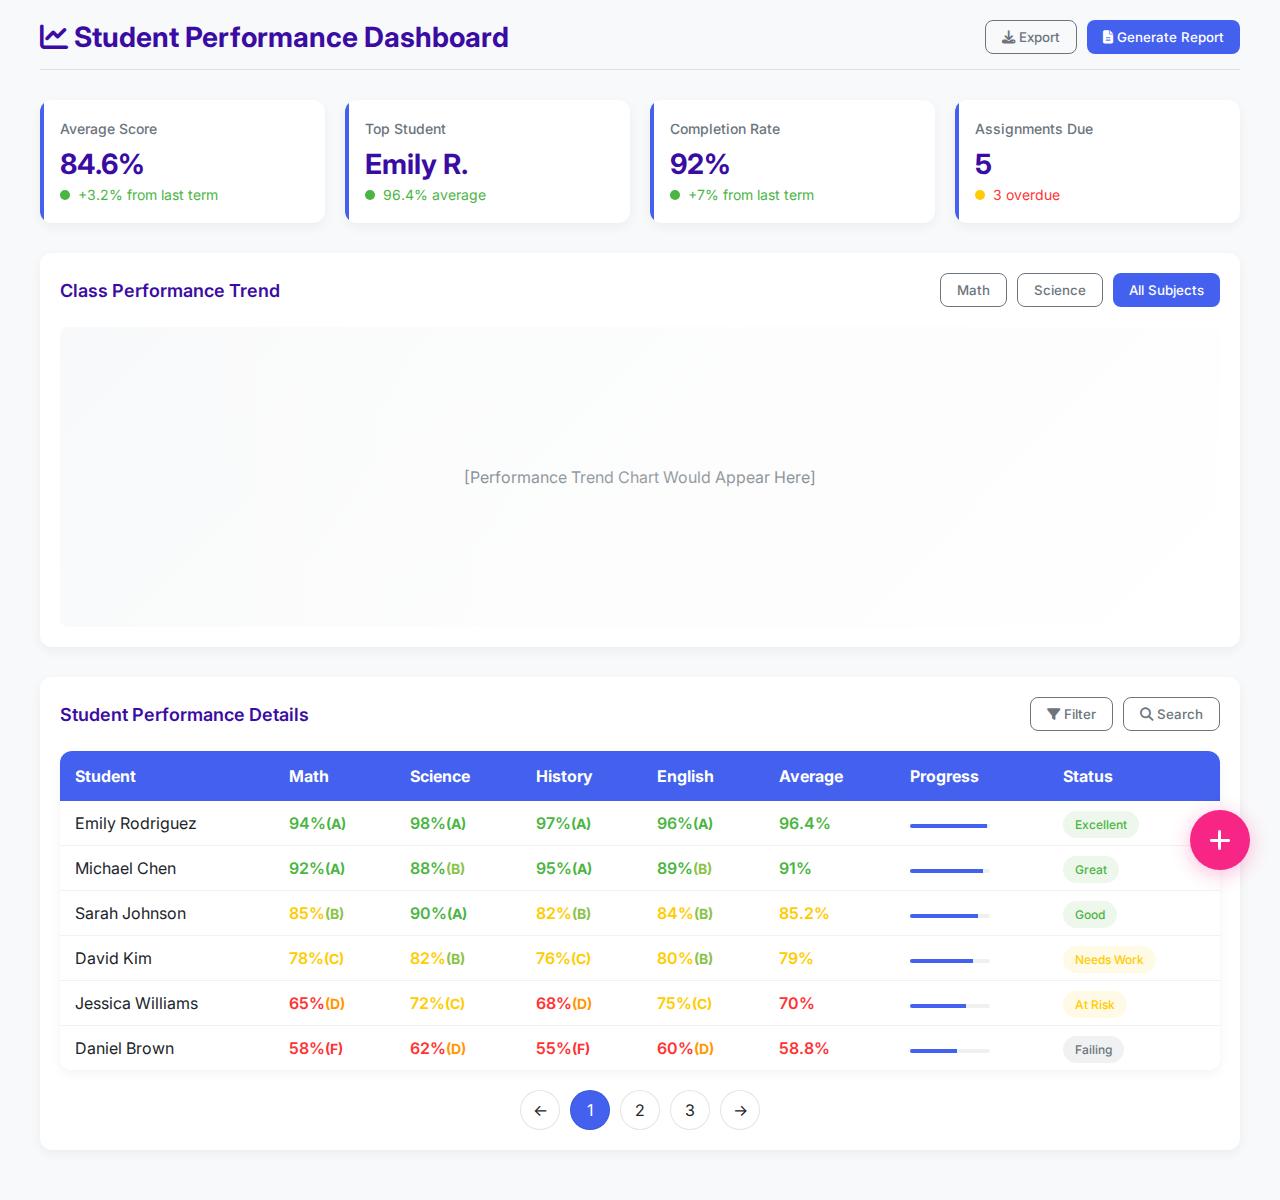
<file: dashboard.html>
<!DOCTYPE html>
<html lang="en">
<head>
    <meta charset="UTF-8">
    <meta name="viewport" content="width=device-width, initial-scale=1.0">
    <title>Student Performance Dashboard</title>
    <link href="https://fonts.googleapis.com/css2?family=Inter:wght@300;400;500;600;700&display=swap" rel="stylesheet">
    <link rel="stylesheet" href="https://cdnjs.cloudflare.com/ajax/libs/font-awesome/6.4.0/css/all.min.css">
    <style>
        :root {
            --primary: #4361ee;
            --primary-dark: #3a0ca3;
            --primary-light: #4895ef;
            --secondary: #f72585;
            --accent: #4cc9f0;
            --light: #f8f9fa;
            --dark: #212529;
            --success: #4bb543;
            --warning: #ffcc00;
            --danger: #ff3333;
            --gray: #6c757d;
            --white: #ffffff;
        }

        * {
            margin: 0;
            padding: 0;
            box-sizing: border-box;
            font-family: 'Inter', sans-serif;
        }

        body {
            background-color: var(--light);
            color: var(--dark);
            padding: 20px;
        }

        .dashboard {
            max-width: 1200px;
            margin: 0 auto;
        }

        header {
            display: flex;
            justify-content: space-between;
            align-items: center;
            margin-bottom: 30px;
            padding-bottom: 15px;
            border-bottom: 1px solid rgba(0,0,0,0.1);
        }

        h1 {
            color: var(--primary-dark);
            font-size: 28px;
            font-weight: 700;
        }

        .stats-grid {
            display: grid;
            grid-template-columns: repeat(auto-fit, minmax(250px, 1fr));
            gap: 20px;
            margin-bottom: 30px;
        }

        .stat-card {
            background: var(--white);
            border-radius: 12px;
            padding: 20px;
            box-shadow: 0 4px 12px rgba(0,0,0,0.05);
            transition: all 0.3s ease;
            position: relative;
            overflow: hidden;
        }

        .stat-card:hover {
            transform: translateY(-5px);
            box-shadow: 0 8px 24px rgba(0,0,0,0.1);
        }

        .stat-card::after {
            content: '';
            position: absolute;
            top: 0;
            left: 0;
            width: 4px;
            height: 100%;
            background: var(--primary);
            transition: all 0.3s ease;
        }

        .stat-card:hover::after {
            width: 8px;
            background: var(--secondary);
        }

        .stat-title {
            color: var(--gray);
            font-size: 14px;
            margin-bottom: 10px;
            font-weight: 500;
        }

        .stat-value {
            font-size: 28px;
            font-weight: 700;
            color: var(--primary-dark);
            margin-bottom: 5px;
        }

        .stat-change {
            display: flex;
            align-items: center;
            font-size: 14px;
        }

        .positive {
            color: var(--success);
        }

        .negative {
            color: var(--danger);
        }

        .chart-container {
            background: var(--white);
            border-radius: 12px;
            padding: 20px;
            margin-bottom: 30px;
            box-shadow: 0 4px 12px rgba(0,0,0,0.05);
            transition: all 0.3s ease;
        }

        .chart-container:hover {
            box-shadow: 0 8px 24px rgba(0,0,0,0.1);
        }

        .chart-header {
            display: flex;
            justify-content: space-between;
            align-items: center;
            margin-bottom: 20px;
        }

        .chart-title {
            font-size: 18px;
            font-weight: 600;
            color: var(--primary-dark);
        }

        .btn-group {
            display: flex;
            gap: 10px;
        }

        .btn {
            padding: 8px 16px;
            border-radius: 8px;
            border: none;
            font-weight: 500;
            cursor: pointer;
            transition: all 0.3s ease;
        }

        .btn-primary {
            background: var(--primary);
            color: var(--white);
        }

        .btn-primary:hover {
            background: var(--primary-dark);
            transform: translateY(-2px);
        }

        .btn-outline {
            background: transparent;
            border: 1px solid var(--gray);
            color: var(--gray);
        }

        .btn-outline:hover {
            border-color: var(--primary);
            color: var(--primary);
            transform: translateY(-2px);
        }

        .chart-placeholder {
            height: 300px;
            background: linear-gradient(135deg, var(--light) 0%, var(--white) 100%);
            border-radius: 8px;
            display: flex;
            align-items: center;
            justify-content: center;
            color: var(--gray);
            position: relative;
            overflow: hidden;
        }

        .chart-placeholder::before {
            content: '';
            position: absolute;
            width: 100%;
            height: 100%;
            background: linear-gradient(
                90deg,
                rgba(255, 255, 255, 0) 0%,
                rgba(255, 255, 255, 0.3) 50%,
                rgba(255, 255, 255, 0) 100%
            );
            animation: shimmer 2s infinite;
        }

        @keyframes shimmer {
            0% { transform: translateX(-100%); }
            100% { transform: translateX(100%); }
        }

        .data-table {
            width: 100%;
            border-collapse: collapse;
            background: var(--white);
            border-radius: 12px;
            overflow: hidden;
            box-shadow: 0 4px 12px rgba(0,0,0,0.05);
            transition: all 0.3s ease;
        }

        .data-table:hover {
            box-shadow: 0 8px 24px rgba(0,0,0,0.1);
        }

        .data-table th {
            background: var(--primary);
            color: var(--white);
            padding: 15px;
            text-align: left;
        }

        .data-table td {
            padding: 12px 15px;
            border-bottom: 1px solid rgba(0,0,0,0.05);
        }

        .data-table tr:last-child td {
            border-bottom: none;
        }

        .data-table tr:hover td {
            background: rgba(67, 97, 238, 0.05);
            transform: translateX(3px);
            transition: all 0.2s ease;
        }

        .status {
            padding: 6px 12px;
            border-radius: 20px;
            font-size: 12px;
            font-weight: 500;
        }

        .status-active {
            background: rgba(75, 181, 67, 0.1);
            color: var(--success);
        }

        .status-pending {
            background: rgba(255, 204, 0, 0.1);
            color: var(--warning);
        }

        .status-inactive {
            background: rgba(108, 117, 125, 0.1);
            color: var(--gray);
        }

        .score {
            font-weight: 600;
            display: inline-flex;
            align-items: center;
        }

        .score-high {
            color: var(--success);
        }

        .score-medium {
            color: var(--warning);
        }

        .score-low {
            color: var(--danger);
        }

        .pagination {
            display: flex;
            justify-content: center;
            margin-top: 20px;
            gap: 10px;
        }

        .page-btn {
            width: 40px;
            height: 40px;
            border-radius: 50%;
            display: flex;
            align-items: center;
            justify-content: center;
            background: var(--white);
            border: 1px solid rgba(0,0,0,0.1);
            cursor: pointer;
            transition: all 0.3s ease;
        }

        .page-btn:hover {
            background: var(--primary);
            color: var(--white);
            transform: scale(1.1);
        }

        .page-btn.active {
            background: var(--primary);
            color: var(--white);
        }

        .pulse {
            display: inline-block;
            width: 10px;
            height: 10px;
            border-radius: 50%;
            margin-right: 8px;
            animation: pulse 1.5s infinite;
        }

        @keyframes pulse {
            0% { transform: scale(0.95); opacity: 1; }
            50% { transform: scale(1.1); opacity: 0.7; }
            100% { transform: scale(0.95); opacity: 1; }
        }

        .pulse-active {
            background: var(--success);
        }

        .pulse-warning {
            background: var(--warning);
        }

        .pulse-danger {
            background: var(--danger);
        }

        .floating-btn {
            position: fixed;
            bottom: 30px;
            right: 30px;
            width: 60px;
            height: 60px;
            border-radius: 50%;
            background: var(--secondary);
            color: var(--white);
            display: flex;
            align-items: center;
            justify-content: center;
            font-size: 24px;
            box-shadow: 0 4px 20px rgba(247, 37, 133, 0.3);
            cursor: pointer;
            transition: all 0.3s ease;
            z-index: 100;
        }

        .floating-btn:hover {
            transform: scale(1.1) rotate(90deg);
            box-shadow: 0 8px 30px rgba(247, 37, 133, 0.4);
        }

        /* New styles for student performance */
        .performance-indicator {
            width: 80px;
            height: 4px;
            background: #f0f0f0;
            border-radius: 2px;
            margin-top: 5px;
            overflow: hidden;
        }

        .performance-bar {
            height: 100%;
            background: var(--primary);
        }

        .course-name {
            font-weight: 500;
            color: var(--primary-dark);
        }

        .grade {
            font-weight: 700;
            font-size: 14px;
        }

        .grade-A { color: var(--success); }
        .grade-B { color: #8bc34a; }
        .grade-C { color: var(--warning); }
        .grade-D { color: #ff9800; }
        .grade-F { color: var(--danger); }
    </style>
</head>
<body>
    <div class="dashboard">
        <header>
            <h1><i class="fas fa-chart-line"></i> Student Performance Dashboard</h1>
            <div class="btn-group">
                <button class="btn btn-outline"><i class="fas fa-download"></i> Export</button>
                <button class="btn btn-primary"><i class="fas fa-file-alt"></i> Generate Report</button>
            </div>
        </header>

        <div class="stats-grid">
            <div class="stat-card">
                <div class="stat-title">Average Score</div>
                <div class="stat-value">84.6%</div>
                <div class="stat-change positive">
                    <span class="pulse pulse-active"></span>
                    +3.2% from last term
                </div>
            </div>
            <div class="stat-card">
                <div class="stat-title">Top Student</div>
                <div class="stat-value">Emily R.</div>
                <div class="stat-change positive">
                    <span class="pulse pulse-active"></span>
                    96.4% average
                </div>
            </div>
            <div class="stat-card">
                <div class="stat-title">Completion Rate</div>
                <div class="stat-value">92%</div>
                <div class="stat-change positive">
                    <span class="pulse pulse-active"></span>
                    +7% from last term
                </div>
            </div>
            <div class="stat-card">
                <div class="stat-title">Assignments Due</div>
                <div class="stat-value">5</div>
                <div class="stat-change negative">
                    <span class="pulse pulse-warning"></span>
                    3 overdue
                </div>
            </div>
        </div>

        <div class="chart-container">
            <div class="chart-header">
                <div class="chart-title">Class Performance Trend</div>
                <div class="btn-group">
                    <button class="btn btn-outline">Math</button>
                    <button class="btn btn-outline">Science</button>
                    <button class="btn btn-primary">All Subjects</button>
                </div>
            </div>
            <div class="chart-placeholder">
                [Performance Trend Chart Would Appear Here]
            </div>
        </div>

        <div class="chart-container">
            <div class="chart-header">
                <div class="chart-title">Student Performance Details</div>
                <div class="btn-group">
                    <button class="btn btn-outline"><i class="fas fa-filter"></i> Filter</button>
                    <button class="btn btn-outline"><i class="fas fa-search"></i> Search</button>
                </div>
            </div>
            <table class="data-table">
                <thead>
                    <tr>
                        <th>Student</th>
                        <th>Math</th>
                        <th>Science</th>
                        <th>History</th>
                        <th>English</th>
                        <th>Average</th>
                        <th>Progress</th>
                        <th>Status</th>
                    </tr>
                </thead>
                <tbody>
                    <tr>
                        <td>Emily Rodriguez</td>
                        <td><span class="score score-high">94% <span class="grade grade-A">(A)</span></span></td>
                        <td><span class="score score-high">98% <span class="grade grade-A">(A)</span></span></td>
                        <td><span class="score score-high">97% <span class="grade grade-A">(A)</span></span></td>
                        <td><span class="score score-high">96% <span class="grade grade-A">(A)</span></span></td>
                        <td><span class="score score-high">96.4%</span></td>
                        <td>
                            <div class="performance-indicator">
                                <div class="performance-bar" style="width: 96%"></div>
                            </div>
                        </td>
                        <td><span class="status status-active">Excellent</span></td>
                    </tr>
                    <tr>
                        <td>Michael Chen</td>
                        <td><span class="score score-high">92% <span class="grade grade-A">(A)</span></span></td>
                        <td><span class="score score-high">88% <span class="grade grade-B">(B)</span></span></td>
                        <td><span class="score score-high">95% <span class="grade grade-A">(A)</span></span></td>
                        <td><span class="score score-high">89% <span class="grade grade-B">(B)</span></span></td>
                        <td><span class="score score-high">91%</span></td>
                        <td>
                            <div class="performance-indicator">
                                <div class="performance-bar" style="width: 91%"></div>
                            </div>
                        </td>
                        <td><span class="status status-active">Great</span></td>
                    </tr>
                    <tr>
                        <td>Sarah Johnson</td>
                        <td><span class="score score-medium">85% <span class="grade grade-B">(B)</span></span></td>
                        <td><span class="score score-high">90% <span class="grade grade-A">(A)</span></span></td>
                        <td><span class="score score-medium">82% <span class="grade grade-B">(B)</span></span></td>
                        <td><span class="score score-medium">84% <span class="grade grade-B">(B)</span></span></td>
                        <td><span class="score score-medium">85.2%</span></td>
                        <td>
                            <div class="performance-indicator">
                                <div class="performance-bar" style="width: 85%"></div>
                            </div>
                        </td>
                        <td><span class="status status-active">Good</span></td>
                    </tr>
                    <tr>
                        <td>David Kim</td>
                        <td><span class="score score-medium">78% <span class="grade grade-C">(C)</span></span></td>
                        <td><span class="score score-medium">82% <span class="grade grade-B">(B)</span></span></td>
                        <td><span class="score score-medium">76% <span class="grade grade-C">(C)</span></span></td>
                        <td><span class="score score-medium">80% <span class="grade grade-B">(B)</span></span></td>
                        <td><span class="score score-medium">79%</span></td>
                        <td>
                            <div class="performance-indicator">
                                <div class="performance-bar" style="width: 79%"></div>
                            </div>
                        </td>
                        <td><span class="status status-pending">Needs Work</span></td>
                    </tr>
                    <tr>
                        <td>Jessica Williams</td>
                        <td><span class="score score-low">65% <span class="grade grade-D">(D)</span></span></td>
                        <td><span class="score score-medium">72% <span class="grade grade-C">(C)</span></span></td>
                        <td><span class="score score-low">68% <span class="grade grade-D">(D)</span></span></td>
                        <td><span class="score score-medium">75% <span class="grade grade-C">(C)</span></span></td>
                        <td><span class="score score-low">70%</span></td>
                        <td>
                            <div class="performance-indicator">
                                <div class="performance-bar" style="width: 70%"></div>
                            </div>
                        </td>
                        <td><span class="status status-pending">At Risk</span></td>
                    </tr>
                    <tr>
                        <td>Daniel Brown</td>
                        <td><span class="score score-low">58% <span class="grade grade-F">(F)</span></span></td>
                        <td><span class="score score-low">62% <span class="grade grade-D">(D)</span></span></td>
                        <td><span class="score score-low">55% <span class="grade grade-F">(F)</span></span></td>
                        <td><span class="score score-low">60% <span class="grade grade-D">(D)</span></span></td>
                        <td><span class="score score-low">58.8%</span></td>
                        <td>
                            <div class="performance-indicator">
                                <div class="performance-bar" style="width: 59%"></div>
                            </div>
                        </td>
                        <td><span class="status status-inactive">Failing</span></td>
                    </tr>
                </tbody>
            </table>
            <div class="pagination">
                <div class="page-btn">←</div>
                <div class="page-btn active">1</div>
                <div class="page-btn">2</div>
                <div class="page-btn">3</div>
                <div class="page-btn">→</div>
            </div>
        </div>
    </div>

    <div class="floating-btn">
        <i class="fas fa-plus"></i>
    </div>

    <script>
        document.addEventListener('DOMContentLoaded', () => {
            // Animate stat cards on load
            const statCards = document.querySelectorAll('.stat-card');
            statCards.forEach((card, index) => {
                setTimeout(() => {
                    card.style.opacity = '1';
                    card.style.transform = 'translateY(0)';
                }, index * 100);
            });

            // Enhanced table row hover effect
            const tableRows = document.querySelectorAll('.data-table tr');
            tableRows.forEach(row => {
                row.addEventListener('mouseenter', () => {
                    row.style.transform = 'translateX(5px)';
                    row.style.boxShadow = '0 2px 8px rgba(0,0,0,0.1)';
                });
                row.addEventListener('mouseleave', () => {
                    row.style.transform = 'translateX(0)';
                    row.style.boxShadow = 'none';
                });
            });

            // Floating button action
            const floatingBtn = document.querySelector('.floating-btn');
            floatingBtn.addEventListener('click', () => {
                alert('Add new student record');
                floatingBtn.innerHTML = '<i class="fas fa-spinner fa-spin"></i>';
                setTimeout(() => {
                    floatingBtn.innerHTML = '<i class="fas fa-plus"></i>';
                }, 1000);
            });

            // Animate performance bars
            const performanceBars = document.querySelectorAll('.performance-bar');
            performanceBars.forEach(bar => {
                const width = bar.style.width;
                bar.style.width = '0';
                setTimeout(() => {
                    bar.style.width = width;
                    bar.style.transition = 'width 1s ease-out';
                }, 300);
            });
        });
    </script>
</body>
</html>
</file>
